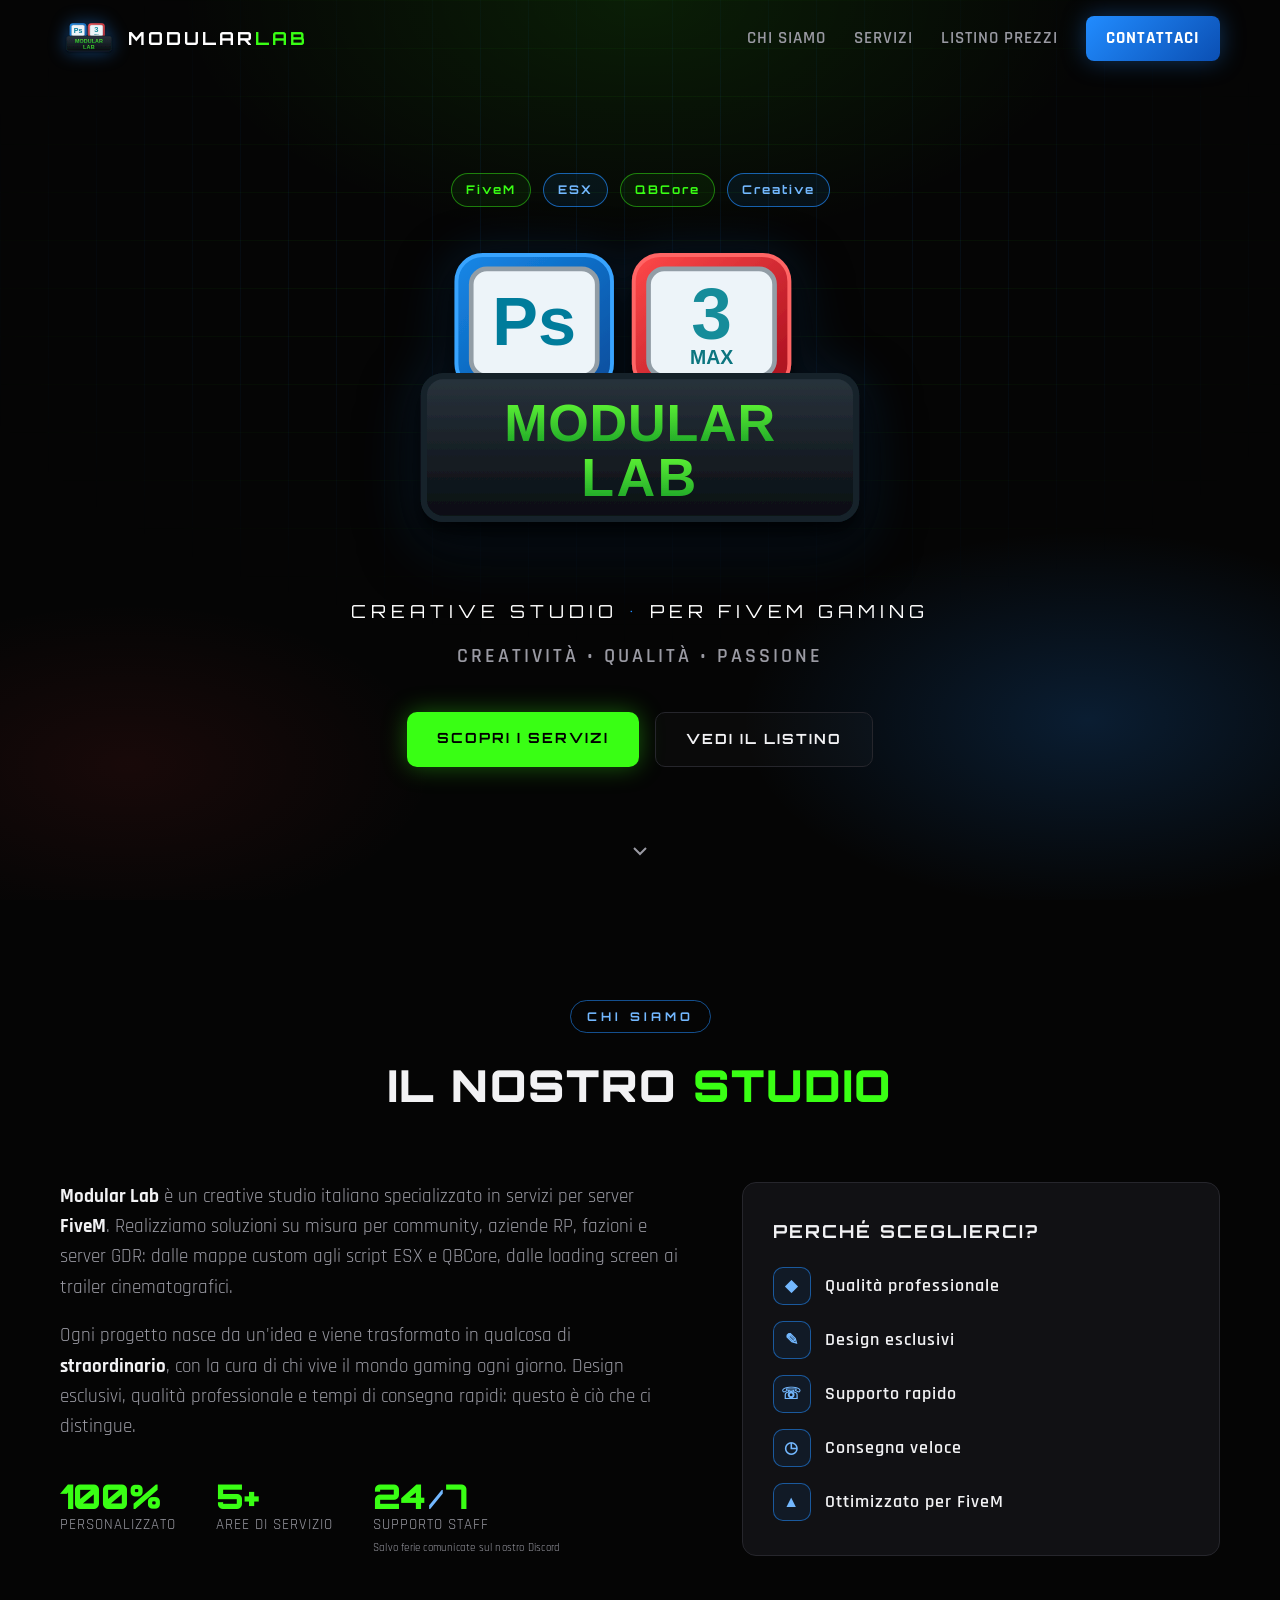
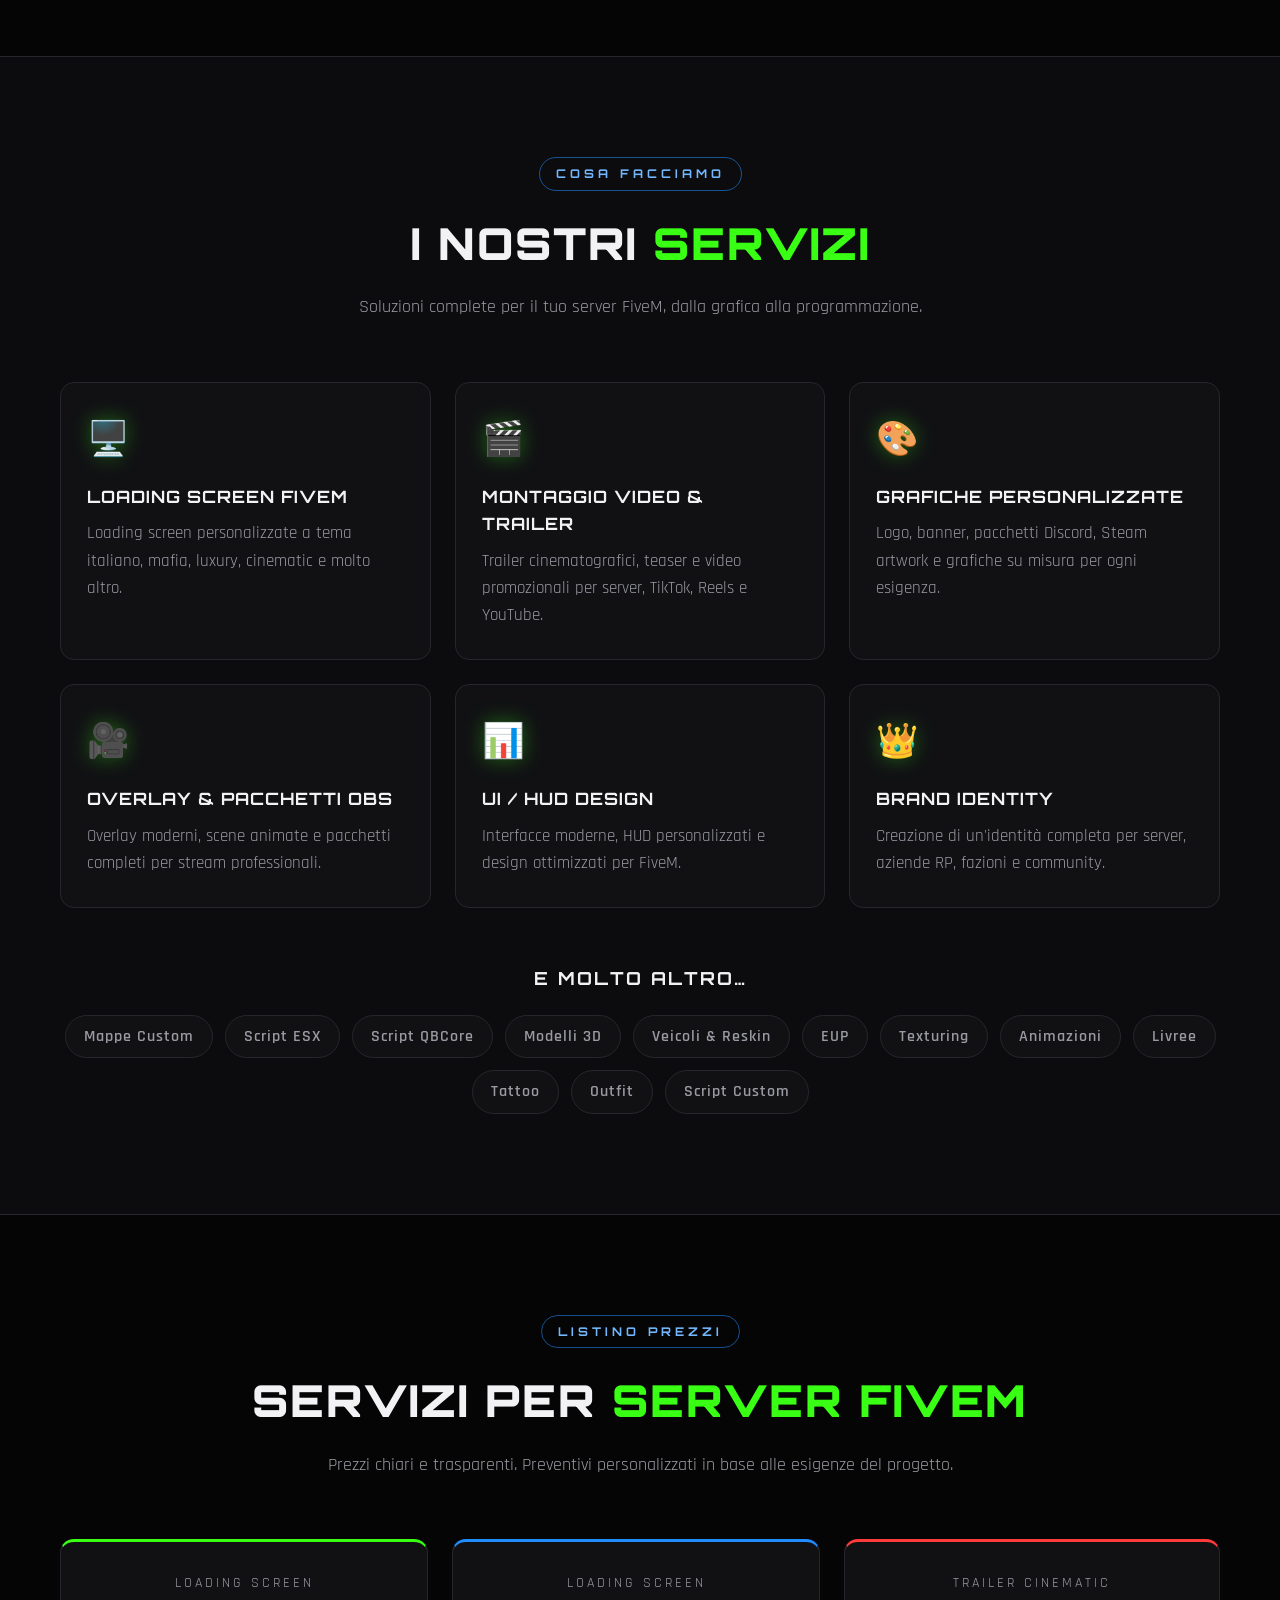
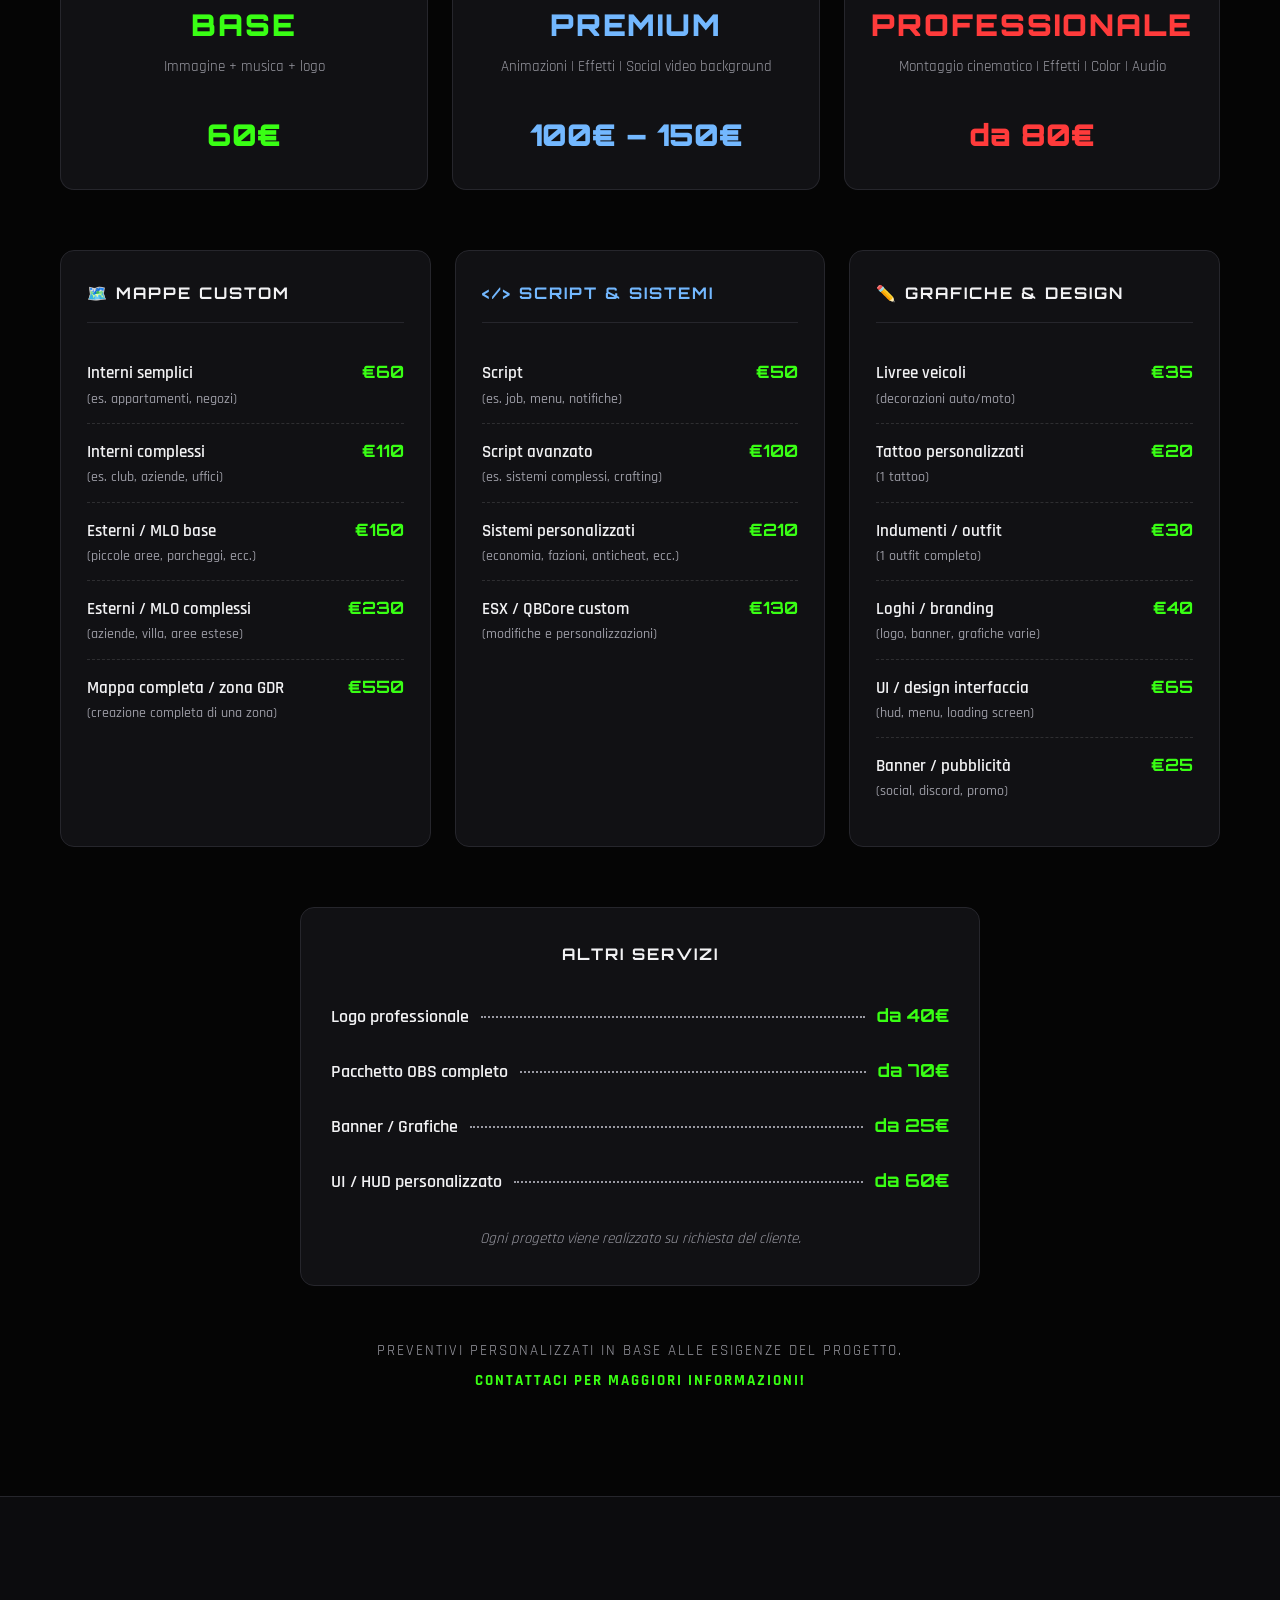
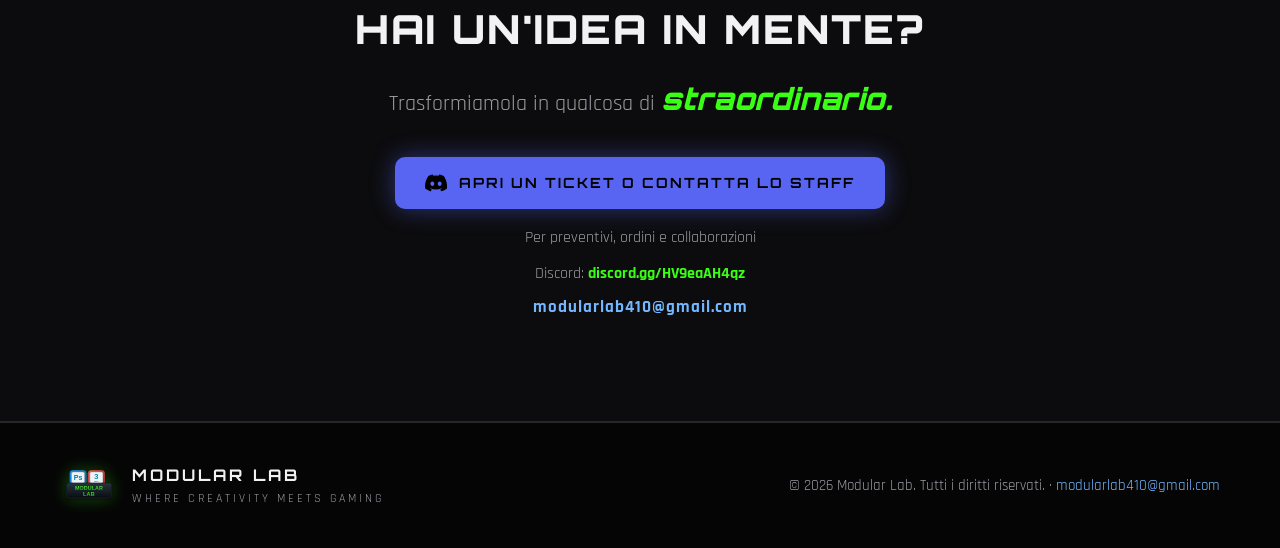
<file: index.html>
<!DOCTYPE html>
<html lang="it">
<head>
  <meta charset="UTF-8" />
  <meta name="viewport" content="width=device-width, initial-scale=1.0" />
  <title>Modular Lab — Creative Studio per FiveM Gaming</title>
  <meta name="description" content="Modular Lab è un creative studio specializzato in servizi per server FiveM: mappe custom, script ESX/QBCore, grafiche, loading screen, trailer e molto altro." />
  <link rel="preconnect" href="https://fonts.googleapis.com" />
  <link rel="preconnect" href="https://fonts.gstatic.com" crossorigin />
  <link href="https://fonts.googleapis.com/css2?family=Orbitron:wght@500;700;900&family=Rajdhani:wght@400;500;600;700&display=swap" rel="stylesheet" />
  <link rel="stylesheet" href="css/style.css" />
  <link rel="icon" type="image/svg+xml" href="assets/favicon.svg" />
</head>
<body>

  <!-- ===== NAVBAR ===== -->
  <header class="navbar" id="navbar">
    <div class="container nav-inner">
      <a href="#hero" class="brand" aria-label="Modular Lab home">
        <img class="brand-logo" src="assets/logo.svg" alt="Modular Lab" />
        <span class="brand-text">MODULAR<span class="accent">LAB</span></span>
      </a>
      <nav class="nav-links" id="navLinks">
        <a href="#chi-siamo" class="nav-link">Chi Siamo</a>
        <a href="#servizi" class="nav-link">Servizi</a>
        <a href="#listino" class="nav-link">Listino Prezzi</a>
        <a href="#contatti" class="nav-link cta-nav">Contattaci</a>
      </nav>
      <button class="nav-toggle" id="navToggle" aria-label="Apri menu" aria-expanded="false">
        <span></span><span></span><span></span>
      </button>
    </div>
  </header>

  <!-- ===== HERO ===== -->
  <section class="hero" id="hero">
    <div class="hero-bg" aria-hidden="true"></div>
    <div class="container hero-inner">
      <div class="hero-badges">
        <span class="hero-badge">FiveM</span>
        <span class="hero-badge">ESX</span>
        <span class="hero-badge">QBCore</span>
        <span class="hero-badge">Creative</span>
      </div>
      <h1 class="hero-logo">
        <img class="hero-logo-image" src="assets/logo.svg" alt="Modular Lab" />
        <span class="sr-only">Modular Lab — creative studio per FiveM gaming</span>
      </h1>
      <p class="hero-sub">CREATIVE STUDIO <span class="dot">•</span> PER FIVEM GAMING</p>
      <p class="hero-tagline">CREATIVITÀ • QUALITÀ • PASSIONE</p>
      <div class="hero-actions">
        <a href="#servizi" class="btn btn-primary">Scopri i servizi</a>
        <a href="#listino" class="btn btn-ghost">Vedi il listino</a>
      </div>
    </div>
    <a href="#chi-siamo" class="hero-scroll" aria-label="Scorri in basso">
      <svg width="24" height="24" viewBox="0 0 24 24" fill="none" stroke="currentColor" stroke-width="2"><path d="M6 9l6 6 6-6"/></svg>
    </a>
  </section>

  <!-- ===== CHI SIAMO ===== -->
  <section class="section" id="chi-siamo">
    <div class="container">
      <div class="section-head reveal">
        <span class="section-eyebrow">Chi Siamo</span>
        <h2 class="section-title">Il nostro <span class="accent">studio</span></h2>
      </div>
      <div class="about-grid">
        <div class="about-text reveal">
          <p>
            <strong>Modular Lab</strong> è un creative studio italiano specializzato in servizi per server
            <strong>FiveM</strong>. Realizziamo soluzioni su misura per community, aziende RP, fazioni e
            server GDR: dalle mappe custom agli script ESX e QBCore, dalle loading screen ai trailer
            cinematografici.
          </p>
          <p>
            Ogni progetto nasce da un'idea e viene trasformato in qualcosa di <strong>straordinario</strong>,
            con la cura di chi vive il mondo gaming ogni giorno. Design esclusivi, qualità professionale e
            tempi di consegna rapidi: questo è ciò che ci distingue.
          </p>
          <div class="stats">
            <div class="stat">
              <span class="stat-num">100%</span>
              <span class="stat-label">Personalizzato</span>
            </div>
            <div class="stat">
              <span class="stat-num">5+</span>
              <span class="stat-label">Aree di servizio</span>
            </div>
            <div class="stat stat-support">
              <span class="stat-num"><span>24</span><b>/</b><span>7</span></span>
              <span class="stat-label">Supporto staff</span>
              <small class="stat-note">Salvo ferie comunicate sul nostro Discord</small>
            </div>
          </div>
        </div>
        <div class="about-values reveal">
          <h3 class="values-title">Perché sceglierci?</h3>
          <ul class="values-list">
            <li><span class="value-icon">◆</span> Qualità professionale</li>
            <li><span class="value-icon">✎</span> Design esclusivi</li>
            <li><span class="value-icon">☏</span> Supporto rapido</li>
            <li><span class="value-icon">◷</span> Consegna veloce</li>
            <li><span class="value-icon">▲</span> Ottimizzato per FiveM</li>
          </ul>
        </div>
      </div>
    </div>
  </section>

  <!-- ===== SERVIZI ===== -->
  <section class="section section-alt" id="servizi">
    <div class="container">
      <div class="section-head reveal">
        <span class="section-eyebrow">Cosa facciamo</span>
        <h2 class="section-title">I nostri <span class="accent">servizi</span></h2>
        <p class="section-sub">Soluzioni complete per il tuo server FiveM, dalla grafica alla programmazione.</p>
      </div>

      <div class="services-grid">
        <article class="service-card reveal">
          <div class="service-icon">🖥️</div>
          <h3>Loading Screen FiveM</h3>
          <p>Loading screen personalizzate a tema italiano, mafia, luxury, cinematic e molto altro.</p>
        </article>

        <article class="service-card reveal">
          <div class="service-icon">🎬</div>
          <h3>Montaggio Video &amp; Trailer</h3>
          <p>Trailer cinematografici, teaser e video promozionali per server, TikTok, Reels e YouTube.</p>
        </article>

        <article class="service-card reveal">
          <div class="service-icon">🎨</div>
          <h3>Grafiche Personalizzate</h3>
          <p>Logo, banner, pacchetti Discord, Steam artwork e grafiche su misura per ogni esigenza.</p>
        </article>

        <article class="service-card reveal">
          <div class="service-icon">🎥</div>
          <h3>Overlay &amp; Pacchetti OBS</h3>
          <p>Overlay moderni, scene animate e pacchetti completi per stream professionali.</p>
        </article>

        <article class="service-card reveal">
          <div class="service-icon">📊</div>
          <h3>UI / HUD Design</h3>
          <p>Interfacce moderne, HUD personalizzati e design ottimizzati per FiveM.</p>
        </article>

        <article class="service-card reveal">
          <div class="service-icon">👑</div>
          <h3>Brand Identity</h3>
          <p>Creazione di un'identità completa per server, aziende RP, fazioni e community.</p>
        </article>
      </div>

      <div class="extra-services reveal">
        <h3 class="extra-title">E molto altro…</h3>
        <div class="extra-tags">
          <span class="tag">Mappe Custom</span>
          <span class="tag">Script ESX</span>
          <span class="tag">Script QBCore</span>
          <span class="tag">Modelli 3D</span>
          <span class="tag">Veicoli &amp; Reskin</span>
          <span class="tag">EUP</span>
          <span class="tag">Texturing</span>
          <span class="tag">Animazioni</span>
          <span class="tag">Livree</span>
          <span class="tag">Tattoo</span>
          <span class="tag">Outfit</span>
          <span class="tag">Script Custom</span>
        </div>
      </div>
    </div>
  </section>

  <!-- ===== LISTINO PREZZI ===== -->
  <section class="section" id="listino">
    <div class="container">
      <div class="section-head reveal">
        <span class="section-eyebrow">Listino Prezzi</span>
        <h2 class="section-title">Servizi per <span class="accent">server FiveM</span></h2>
        <p class="section-sub">Prezzi chiari e trasparenti. Preventivi personalizzati in base alle esigenze del progetto.</p>
      </div>

      <!-- Pricing cards: loading screen & trailer -->
      <div class="featured-pricing reveal">
        <div class="price-card price-card--green">
          <span class="price-cat">Loading Screen</span>
          <span class="price-name">BASE</span>
          <span class="price-desc">Immagine + musica + logo</span>
          <span class="price-amount">60€</span>
        </div>
        <div class="price-card price-card--white">
          <span class="price-cat">Loading Screen</span>
          <span class="price-name">PREMIUM</span>
          <span class="price-desc">Animazioni | Effetti | Social video background</span>
          <span class="price-amount">100€ – 150€</span>
        </div>
        <div class="price-card price-card--red">
          <span class="price-cat">Trailer Cinematic</span>
          <span class="price-name">PROFESSIONALE</span>
          <span class="price-desc">Montaggio cinematico | Effetti | Color | Audio</span>
          <span class="price-amount">da 80€</span>
        </div>
      </div>

      <!-- Detailed lists -->
      <div class="pricing-grid">
        <div class="pricing-box reveal">
          <h3 class="pricing-box-title">🗺️ Mappe Custom</h3>
          <ul class="price-list">
            <li><span class="pl-name">Interni semplici <small>(es. appartamenti, negozi)</small></span><span class="pl-price">€60</span></li>
            <li><span class="pl-name">Interni complessi <small>(es. club, aziende, uffici)</small></span><span class="pl-price">€110</span></li>
            <li><span class="pl-name">Esterni / MLO base <small>(piccole aree, parcheggi, ecc.)</small></span><span class="pl-price">€160</span></li>
            <li><span class="pl-name">Esterni / MLO complessi <small>(aziende, villa, aree estese)</small></span><span class="pl-price">€230</span></li>
            <li><span class="pl-name">Mappa completa / zona GDR <small>(creazione completa di una zona)</small></span><span class="pl-price">€550</span></li>
          </ul>
        </div>

        <div class="pricing-box reveal">
          <h3 class="pricing-box-title">&lt;/&gt; Script &amp; Sistemi</h3>
          <ul class="price-list">
            <li><span class="pl-name">Script <small>(es. job, menu, notifiche)</small></span><span class="pl-price">€50</span></li>
            <li><span class="pl-name">Script avanzato <small>(es. sistemi complessi, crafting)</small></span><span class="pl-price">€100</span></li>
            <li><span class="pl-name">Sistemi personalizzati <small>(economia, fazioni, anticheat, ecc.)</small></span><span class="pl-price">€210</span></li>
            <li><span class="pl-name">ESX / QBCore custom <small>(modifiche e personalizzazioni)</small></span><span class="pl-price">€130</span></li>
          </ul>
        </div>

        <div class="pricing-box reveal">
          <h3 class="pricing-box-title">✏️ Grafiche &amp; Design</h3>
          <ul class="price-list">
            <li><span class="pl-name">Livree veicoli <small>(decorazioni auto/moto)</small></span><span class="pl-price">€35</span></li>
            <li><span class="pl-name">Tattoo personalizzati <small>(1 tattoo)</small></span><span class="pl-price">€20</span></li>
            <li><span class="pl-name">Indumenti / outfit <small>(1 outfit completo)</small></span><span class="pl-price">€30</span></li>
            <li><span class="pl-name">Loghi / branding <small>(logo, banner, grafiche varie)</small></span><span class="pl-price">€40</span></li>
            <li><span class="pl-name">UI / design interfaccia <small>(hud, menu, loading screen)</small></span><span class="pl-price">€65</span></li>
            <li><span class="pl-name">Banner / pubblicità <small>(social, discord, promo)</small></span><span class="pl-price">€25</span></li>
          </ul>
        </div>
      </div>

      <!-- Compact extra prices -->
      <div class="compact-pricing reveal">
        <h3 class="compact-title">Altri servizi</h3>
        <div class="compact-list">
          <div class="compact-row"><span>Logo professionale</span><span class="compact-dots"></span><span>da 40€</span></div>
          <div class="compact-row"><span>Pacchetto OBS completo</span><span class="compact-dots"></span><span>da 70€</span></div>
          <div class="compact-row"><span>Banner / Grafiche</span><span class="compact-dots"></span><span>da 25€</span></div>
          <div class="compact-row"><span>UI / HUD personalizzato</span><span class="compact-dots"></span><span>da 60€</span></div>
        </div>
        <p class="compact-note">Ogni progetto viene realizzato su richiesta del cliente.</p>
      </div>

      <p class="pricing-footnote reveal">
        PREVENTIVI PERSONALIZZATI IN BASE ALLE ESIGENZE DEL PROGETTO.<br />
        <span class="accent strong">CONTATTACI PER MAGGIORI INFORMAZIONI!</span>
      </p>
    </div>
  </section>

  <!-- ===== CONTATTI ===== -->
  <section class="section section-alt" id="contatti">
    <div class="container">
      <div class="contact reveal">
        <h2 class="contact-title">Hai un'idea in mente?</h2>
        <p class="contact-sub">Trasformiamola in qualcosa di <span class="accent italic">straordinario.</span></p>
        <a href="https://discord.gg/HV9eaAH4qz" target="_blank" rel="noopener noreferrer" class="btn btn-primary btn-discord" id="discordBtn">
          <svg width="22" height="22" viewBox="0 0 24 24" fill="currentColor" aria-hidden="true"><path d="M20.32 4.37a19.8 19.8 0 0 0-4.89-1.52.07.07 0 0 0-.08.04c-.21.38-.44.87-.6 1.25a18.3 18.3 0 0 0-5.5 0 12.6 12.6 0 0 0-.61-1.25.08.08 0 0 0-.08-.04 19.7 19.7 0 0 0-4.88 1.52.07.07 0 0 0-.04.03C.53 9.05-.32 13.58.1 18.06c0 .02.01.04.03.05a19.9 19.9 0 0 0 6 3.03.08.08 0 0 0 .08-.03c.46-.63.88-1.3 1.23-2a.08.08 0 0 0-.04-.11 13.1 13.1 0 0 1-1.88-.9.08.08 0 0 1-.01-.12c.13-.1.25-.2.37-.3a.07.07 0 0 1 .08-.01c3.95 1.8 8.22 1.8 12.12 0a.07.07 0 0 1 .08 0c.13.1.25.21.38.31a.08.08 0 0 1 0 .12c-.6.35-1.23.64-1.88.9a.08.08 0 0 0-.04.1c.36.7.78 1.37 1.23 2a.08.08 0 0 0 .08.03 19.8 19.8 0 0 0 6.02-3.03.08.08 0 0 0 .03-.05c.5-5.18-.84-9.68-3.55-13.66a.06.06 0 0 0-.03-.03zM8.02 15.33c-1.18 0-2.16-1.08-2.16-2.42 0-1.33.96-2.42 2.16-2.42 1.21 0 2.18 1.1 2.16 2.42 0 1.34-.96 2.42-2.16 2.42zm7.97 0c-1.18 0-2.15-1.08-2.15-2.42 0-1.33.95-2.42 2.15-2.42 1.21 0 2.18 1.1 2.16 2.42 0 1.34-.95 2.42-2.16 2.42z"/></svg>
          Apri un ticket o contatta lo staff
        </a>
        <p class="contact-note">Per preventivi, ordini e collaborazioni</p>
        <p class="contact-discord" id="discordHandle">Discord: <strong>discord.gg/HV9eaAH4qz</strong></p>
        <a class="contact-email" href="mailto:modularlab410@gmail.com">modularlab410@gmail.com</a>
      </div>
    </div>
  </section>

  <!-- ===== FOOTER ===== -->
  <footer class="footer">
    <div class="container footer-inner">
      <div class="footer-brand">
        <img class="footer-logo" src="assets/logo.svg" alt="Modular Lab" />
        <div>
          <span class="footer-name">MODULAR LAB</span>
          <span class="footer-tagline">WHERE CREATIVITY MEETS GAMING</span>
        </div>
      </div>
      <p class="footer-copy">© <span id="year"></span> Modular Lab. Tutti i diritti riservati. · <a href="mailto:modularlab410@gmail.com">modularlab410@gmail.com</a></p>
    </div>
  </footer>

  <script src="js/main.js"></script>
</body>
</html>
</file>
<file: css/style.css>
/* ============================================================
   MODULAR LAB — Creative Studio per FiveM Gaming
   Dark theme · neon green / red / white accents
   ============================================================ */

:root {
  --bg: #050505;
  --bg-alt: #0c0c0e;
  --surface: #111114;
  --surface-2: #16161a;
  --border: #26262c;
  --text: #f2f2f4;
  --text-dim: #9a9aa3;
  --green: #39ff14;
  --green-dim: #1f8a0c;
  --red: #ff3b3b;
  --blue: #218cff;
  --blue-deep: #0b4fb3;
  --white: #ffffff;
  --radius: 14px;
  --font-display: 'Orbitron', sans-serif;
  --font-body: 'Rajdhani', sans-serif;
  --shadow-green: 0 0 24px rgba(57, 255, 20, 0.35);
  --shadow-blue: 0 0 24px rgba(33, 140, 255, 0.35);
}

* { margin: 0; padding: 0; box-sizing: border-box; }

html { scroll-behavior: smooth; }

body {
  font-family: var(--font-body);
  background: var(--bg);
  color: var(--text);
  line-height: 1.6;
  overflow-x: hidden;
}

.accent { color: var(--green); }
.strong { font-weight: 700; }
.italic { font-style: italic; }

.container {
  width: min(1160px, 92%);
  margin: 0 auto;
}

img { max-width: 100%; display: block; }

/* ---------------- NAVBAR ---------------- */
.navbar {
  position: fixed;
  top: 0; left: 0; right: 0;
  z-index: 100;
  padding: 16px 0;
  transition: background .3s ease, box-shadow .3s ease, padding .3s ease;
}

.navbar.scrolled {
  background: rgba(5, 5, 5, 0.85);
  backdrop-filter: blur(12px);
  padding: 10px 0;
  box-shadow: 0 4px 24px rgba(0, 0, 0, 0.6);
  border-bottom: 1px solid var(--border);
}

.nav-inner { display: flex; align-items: center; justify-content: space-between; }

.brand { display: flex; align-items: center; gap: 10px; text-decoration: none; }

.brand-block {
  width: 40px; height: 40px;
  display: grid; place-items: center;
  background: linear-gradient(145deg, var(--green), var(--green-dim));
  color: #000;
  font-family: var(--font-display);
  font-weight: 900;
  font-size: 22px;
  border-radius: 10px;
  box-shadow: var(--shadow-green);
}

.brand-block--sm { width: 34px; height: 34px; font-size: 18px; }

.brand-text {
  font-family: var(--font-display);
  font-weight: 700;
  font-size: 18px;
  letter-spacing: 3px;
  color: var(--white);
}

.nav-links { display: flex; align-items: center; gap: 28px; }

.nav-link {
  color: var(--text-dim);
  text-decoration: none;
  font-weight: 600;
  font-size: 17px;
  letter-spacing: 1px;
  text-transform: uppercase;
  transition: color .2s ease;
}

.nav-link:hover { color: var(--green); }

.nav-link.cta-nav {
  color: #000;
  background: var(--green);
  padding: 9px 20px;
  border-radius: 8px;
  font-weight: 700;
  box-shadow: var(--shadow-green);
}

.nav-link.cta-nav:hover { color: #000; filter: brightness(1.1); }

.nav-toggle {
  display: none;
  flex-direction: column;
  gap: 5px;
  background: none;
  border: none;
  cursor: pointer;
  padding: 6px;
}

.nav-toggle span {
  width: 26px; height: 3px;
  background: var(--text);
  border-radius: 2px;
  transition: transform .3s ease, opacity .3s ease;
}

.nav-toggle.open span:nth-child(1) { transform: translateY(8px) rotate(45deg); }
.nav-toggle.open span:nth-child(2) { opacity: 0; }
.nav-toggle.open span:nth-child(3) { transform: translateY(-8px) rotate(-45deg); }

/* ---------------- HERO ---------------- */
.hero {
  position: relative;
  min-height: 100vh;
  display: flex;
  align-items: center;
  justify-content: center;
  text-align: center;
  padding: 120px 0 80px;
  overflow: hidden;
}

.hero-bg {
  position: absolute;
  inset: 0;
  background:
    radial-gradient(ellipse 60% 45% at 50% 0%, rgba(57, 255, 20, 0.10), transparent 60%),
    radial-gradient(ellipse 45% 35% at 85% 80%, rgba(33, 140, 255, 0.18), transparent 60%),
    radial-gradient(ellipse 40% 30% at 10% 85%, rgba(255, 59, 59, 0.08), transparent 60%),
    var(--bg);
}

.hero-bg::before {
  content: '';
  position: absolute;
  inset: 0;
  background-image:
    linear-gradient(rgba(57, 255, 20, 0.05) 1px, transparent 1px),
    linear-gradient(90deg, rgba(33, 140, 255, 0.07) 1px, transparent 1px);
  background-size: 48px 48px;
  mask-image: radial-gradient(ellipse 80% 60% at 50% 30%, #000 30%, transparent 70%);
}

.hero-inner { position: relative; z-index: 2; }

.hero-badges {
  display: flex;
  justify-content: center;
  gap: 12px;
  flex-wrap: wrap;
  margin-bottom: 34px;
}

.hero-badge {
  font-family: var(--font-display);
  font-size: 12px;
  font-weight: 700;
  letter-spacing: 2px;
  color: var(--green);
  border: 1px solid rgba(57, 255, 20, 0.45);
  background: rgba(57, 255, 20, 0.06);
  padding: 6px 14px;
  border-radius: 999px;
}

.hero-logo {
  font-family: var(--font-display);
  font-weight: 900;
  line-height: 0.95;
  letter-spacing: 6px;
  user-select: none;
}

.logo-line {
  display: block;
  font-size: clamp(52px, 11vw, 128px);
  color: var(--white);
  text-shadow:
    0 1px 0 #b3b3b3,
    0 2px 0 #a6a6a6,
    0 3px 0 #999,
    0 4px 0 #8c8c8c,
    0 5px 0 #7f7f7f,
    0 6px 0 #727272,
    0 7px 0 #656565,
    0 8px 0 #585858,
    0 9px 0 #4b4b4b,
    0 10px 0 #3e3e3e,
    0 14px 22px rgba(0, 0, 0, 0.8);
}

.logo-line--green {
  color: var(--green);
  text-shadow:
    0 1px 0 #2fd40f,
    0 2px 0 #2bbf0e,
    0 3px 0 #27aa0c,
    0 4px 0 #22950a,
    0 5px 0 #1e8008,
    0 6px 0 #1a6b07,
    0 7px 0 #155605,
    0 8px 0 #114104,
    0 9px 0 #0d2c03,
    0 10px 0 #091702,
    0 14px 22px rgba(0, 0, 0, 0.8);
}

.hero-sub {
  margin-top: 30px;
  font-family: var(--font-display);
  font-size: clamp(13px, 2.4vw, 18px);
  letter-spacing: 5px;
  color: var(--white);
}

.hero-sub .dot { color: var(--green); }

.hero-tagline {
  margin-top: 14px;
  font-size: clamp(15px, 2.6vw, 20px);
  font-weight: 600;
  letter-spacing: 3px;
  color: var(--text-dim);
}

.hero-actions {
  margin-top: 40px;
  display: flex;
  justify-content: center;
  gap: 16px;
  flex-wrap: wrap;
}

.btn {
  display: inline-block;
  font-family: var(--font-display);
  font-size: 14px;
  font-weight: 700;
  letter-spacing: 2px;
  text-transform: uppercase;
  text-decoration: none;
  padding: 15px 30px;
  border-radius: 10px;
  transition: transform .2s ease, box-shadow .2s ease, background .2s ease;
}

.btn-primary {
  background: var(--green);
  color: #000;
  box-shadow: var(--shadow-green);
}

.btn-primary:hover { transform: translateY(-2px); filter: brightness(1.08); }

.btn-ghost {
  border: 1px solid var(--border);
  color: var(--text);
  background: rgba(255, 255, 255, 0.02);
}

.btn-ghost:hover {
  border-color: var(--green);
  color: var(--green);
  transform: translateY(-2px);
}

.hero-scroll {
  position: absolute;
  bottom: 28px;
  left: 50%;
  transform: translateX(-50%);
  color: var(--text-dim);
  animation: bounce 2s infinite;
  z-index: 2;
}

@keyframes bounce {
  0%, 100% { transform: translate(-50%, 0); }
  50% { transform: translate(-50%, 8px); }
}

/* ---------------- SECTIONS ---------------- */
.section { padding: 100px 0; }
.section-alt { background: var(--bg-alt); border-top: 1px solid var(--border); border-bottom: 1px solid var(--border); }

.section-head { text-align: center; margin-bottom: 60px; }

.section-eyebrow {
  display: inline-block;
  font-family: var(--font-display);
  font-size: 12px;
  font-weight: 700;
  letter-spacing: 4px;
  text-transform: uppercase;
  color: var(--green);
  border: 1px solid rgba(57, 255, 20, 0.4);
  padding: 6px 16px;
  border-radius: 999px;
  margin-bottom: 18px;
}

.section-title {
  font-family: var(--font-display);
  font-size: clamp(28px, 4.5vw, 44px);
  font-weight: 900;
  letter-spacing: 2px;
  text-transform: uppercase;
}

.section-sub {
  margin-top: 14px;
  color: var(--text-dim);
  font-size: 18px;
  max-width: 640px;
  margin-left: auto;
  margin-right: auto;
}

/* ---------------- CHI SIAMO ---------------- */
.about-grid {
  display: grid;
  grid-template-columns: 1.3fr 1fr;
  gap: 60px;
  align-items: start;
}

.about-text p {
  color: var(--text-dim);
  font-size: 19px;
  margin-bottom: 18px;
}

.about-text strong { color: var(--text); }

.stats {
  display: flex;
  gap: 40px;
  margin-top: 36px;
  flex-wrap: wrap;
}

.stat { display: flex; flex-direction: column; }

.stat-num {
  display: inline-flex;
  align-items: baseline;
  gap: 2px;
  font-family: var(--font-display);
  font-size: 34px;
  font-weight: 900;
  line-height: 1;
  color: var(--green);
  white-space: nowrap;
}

.stat-num b {
  color: #73b8ff;
  font-size: .78em;
  font-weight: 700;
  margin: 0 1px;
}

.stat-support { min-width: 190px; }

.stat-note {
  display: block;
  max-width: 190px;
  margin-top: 5px;
  color: var(--text-dim);
  font-size: 11px;
  line-height: 1.25;
  letter-spacing: .2px;
}

.stat-label {
  font-size: 15px;
  letter-spacing: 1px;
  color: var(--text-dim);
  text-transform: uppercase;
}

.about-values {
  background: var(--surface);
  border: 1px solid var(--border);
  border-radius: var(--radius);
  padding: 34px 30px;
}

.values-title {
  font-family: var(--font-display);
  font-size: 18px;
  letter-spacing: 2px;
  text-transform: uppercase;
  margin-bottom: 22px;
}

.values-list { list-style: none; display: flex; flex-direction: column; gap: 16px; }

.values-list li {
  display: flex;
  align-items: center;
  gap: 14px;
  font-size: 18px;
  font-weight: 600;
  letter-spacing: 1px;
}

.value-icon {
  width: 38px; height: 38px;
  flex-shrink: 0;
  display: grid; place-items: center;
  border: 1px solid rgba(57, 255, 20, 0.4);
  border-radius: 10px;
  color: var(--green);
  font-size: 16px;
  background: rgba(57, 255, 20, 0.06);
}

/* ---------------- SERVIZI ---------------- */
.services-grid {
  display: grid;
  grid-template-columns: repeat(3, 1fr);
  gap: 24px;
}

.service-card {
  background: var(--surface);
  border: 1px solid var(--border);
  border-radius: var(--radius);
  padding: 30px 26px;
  transition: transform .25s ease, border-color .25s ease, box-shadow .25s ease;
}

.service-card:hover {
  transform: translateY(-6px);
  border-color: rgba(57, 255, 20, 0.5);
  box-shadow: 0 12px 34px rgba(0, 0, 0, 0.5), 0 0 0 1px rgba(57, 255, 20, 0.15);
}

.service-icon {
  font-size: 34px;
  margin-bottom: 16px;
  filter: drop-shadow(0 0 10px rgba(57, 255, 20, 0.35));
}

.service-card h3 {
  font-family: var(--font-display);
  font-size: 17px;
  letter-spacing: 1px;
  text-transform: uppercase;
  margin-bottom: 10px;
}

.service-card p { color: var(--text-dim); font-size: 17px; }

.extra-services {
  margin-top: 56px;
  text-align: center;
}

.extra-title {
  font-family: var(--font-display);
  font-size: 18px;
  letter-spacing: 2px;
  text-transform: uppercase;
  margin-bottom: 22px;
}

.extra-tags { display: flex; flex-wrap: wrap; justify-content: center; gap: 12px; }

.tag {
  font-size: 16px;
  font-weight: 600;
  letter-spacing: 1px;
  color: var(--text-dim);
  border: 1px solid var(--border);
  background: var(--surface);
  padding: 8px 18px;
  border-radius: 999px;
  transition: color .2s ease, border-color .2s ease;
}

.tag:hover { color: var(--green); border-color: rgba(57, 255, 20, 0.5); }

/* ---------------- LISTINO ---------------- */
.featured-pricing {
  display: grid;
  grid-template-columns: repeat(3, 1fr);
  gap: 24px;
  margin-bottom: 60px;
}

.price-card {
  background: var(--surface);
  border-radius: var(--radius);
  padding: 30px 26px;
  text-align: center;
  display: flex;
  flex-direction: column;
  gap: 6px;
  border: 1px solid var(--border);
  transition: transform .25s ease;
}

.price-card:hover { transform: translateY(-6px); }

.price-card--green { border-top: 3px solid var(--green); }
.price-card--white { border-top: 3px solid var(--white); }
.price-card--red   { border-top: 3px solid var(--red); }

.price-cat {
  font-size: 14px;
  letter-spacing: 3px;
  text-transform: uppercase;
  color: var(--text-dim);
}

.price-name {
  font-family: var(--font-display);
  font-size: 30px;
  font-weight: 900;
  letter-spacing: 2px;
}

.price-card--green .price-name { color: var(--green); }
.price-card--white .price-name { color: var(--white); }
.price-card--red   .price-name { color: var(--red); }

.price-desc { font-size: 15px; color: var(--text-dim); min-height: 40px; }

.price-amount {
  font-family: var(--font-display);
  font-size: 30px;
  font-weight: 900;
  margin-top: 10px;
}

.price-card--green .price-amount { color: var(--green); }
.price-card--white .price-amount { color: var(--white); }
.price-card--red   .price-amount { color: var(--red); }

.pricing-grid {
  display: grid;
  grid-template-columns: repeat(3, 1fr);
  gap: 24px;
}

.pricing-box {
  background: var(--surface);
  border: 1px solid var(--border);
  border-radius: var(--radius);
  padding: 30px 26px;
}

.pricing-box-title {
  font-family: var(--font-display);
  font-size: 16px;
  letter-spacing: 2px;
  text-transform: uppercase;
  margin-bottom: 22px;
  padding-bottom: 16px;
  border-bottom: 1px solid var(--border);
}

.price-list { list-style: none; display: flex; flex-direction: column; }

.price-list li {
  display: flex;
  align-items: baseline;
  justify-content: space-between;
  gap: 14px;
  padding: 13px 0;
  border-bottom: 1px dashed rgba(255, 255, 255, 0.12);
}

.price-list li:last-child { border-bottom: none; }

.pl-name { font-size: 17px; font-weight: 600; }
.pl-name small { display: block; color: var(--text-dim); font-weight: 500; font-size: 14px; }

.pl-price {
  font-family: var(--font-display);
  font-weight: 700;
  font-size: 17px;
  color: var(--green);
  white-space: nowrap;
}

.compact-pricing {
  margin-top: 60px;
  background: var(--surface);
  border: 1px solid var(--border);
  border-radius: var(--radius);
  padding: 34px 30px;
  max-width: 680px;
  margin-left: auto;
  margin-right: auto;
}

.compact-title {
  font-family: var(--font-display);
  font-size: 16px;
  letter-spacing: 2px;
  text-transform: uppercase;
  text-align: center;
  margin-bottom: 22px;
}

.compact-list { display: flex; flex-direction: column; }

.compact-row {
  display: flex;
  align-items: baseline;
  gap: 12px;
  padding: 12px 0;
  font-size: 18px;
  font-weight: 600;
}

.compact-dots {
  flex: 1;
  border-bottom: 2px dotted var(--text-dim);
  transform: translateY(-4px);
}

.compact-row span:last-child {
  font-family: var(--font-display);
  font-weight: 700;
  color: var(--green);
  white-space: nowrap;
}

.compact-note {
  margin-top: 18px;
  text-align: center;
  color: var(--text-dim);
  font-size: 15px;
  font-style: italic;
}

.pricing-footnote {
  margin-top: 50px;
  text-align: center;
  font-size: 15px;
  letter-spacing: 2px;
  color: var(--text-dim);
  line-height: 2;
}

/* ---------------- CONTATTI ---------------- */
.contact { text-align: center; max-width: 720px; margin: 0 auto; }

.contact-title {
  font-family: var(--font-display);
  font-size: clamp(26px, 4vw, 40px);
  font-weight: 900;
  letter-spacing: 2px;
  text-transform: uppercase;
}

.contact-sub {
  margin-top: 14px;
  font-size: 22px;
  color: var(--text-dim);
}

.contact-sub .accent { font-family: var(--font-display); font-weight: 900; font-size: 30px; }

.btn-discord {
  display: inline-flex;
  align-items: center;
  gap: 12px;
  margin-top: 34px;
  background: #5865F2;
  box-shadow: 0 0 24px rgba(88, 101, 242, 0.45);
}

.btn-discord:hover { background: #6a76f5; filter: none; }

.contact-note { margin-top: 16px; color: var(--text-dim); font-size: 16px; }

.contact-discord { margin-top: 10px; color: var(--text-dim); font-size: 16px; }
.contact-discord strong { color: var(--green); }

.contact-email {
  display: inline-block;
  margin-top: 8px;
  color: #73b8ff;
  font-size: 17px;
  font-weight: 700;
  letter-spacing: 1px;
  text-decoration: none;
  transition: color .2s ease, text-shadow .2s ease;
}

.contact-email:hover {
  color: var(--green);
  text-shadow: 0 0 12px rgba(57, 255, 20, 0.4);
}

/* ---------------- FOOTER ---------------- */
.footer {
  border-top: 1px solid var(--border);
  background: var(--bg);
  padding: 40px 0;
}

.footer-inner {
  display: flex;
  align-items: center;
  justify-content: space-between;
  gap: 20px;
  flex-wrap: wrap;
}

.footer-brand { display: flex; align-items: center; gap: 14px; }

.footer-name {
  display: block;
  font-family: var(--font-display);
  font-weight: 700;
  letter-spacing: 3px;
  font-size: 16px;
}

.footer-tagline {
  display: block;
  font-size: 12px;
  letter-spacing: 3px;
  color: var(--text-dim);
  text-transform: uppercase;
}

.footer-copy { color: var(--text-dim); font-size: 15px; }
.footer-copy a { color: #73b8ff; text-decoration: none; }
.footer-copy a:hover { color: var(--green); }

/* ---------------- REVEAL ---------------- */
.reveal {
  opacity: 0;
  transform: translateY(26px);
  transition: opacity .7s ease, transform .7s ease;
}

.reveal.visible { opacity: 1; transform: none; }

/* ---------------- RESPONSIVE ---------------- */
@media (max-width: 920px) {
  .services-grid { grid-template-columns: repeat(2, 1fr); }
  .pricing-grid { grid-template-columns: 1fr; }
  .featured-pricing { grid-template-columns: 1fr; }
  .about-grid { grid-template-columns: 1fr; gap: 40px; }
}

@media (max-width: 640px) {
  .section { padding: 70px 0; }

  .nav-links {
    position: fixed;
    top: 0; right: 0;
    height: 100vh;
    width: min(300px, 80vw);
    flex-direction: column;
    justify-content: center;
    gap: 30px;
    background: rgba(5, 5, 5, 0.97);
    border-left: 1px solid var(--border);
    transform: translateX(100%);
    transition: transform .3s ease;
    z-index: 99;
  }

  .nav-links.open { transform: translateX(0); }

  .nav-toggle { display: flex; z-index: 100; }

  .services-grid { grid-template-columns: 1fr; }
}

/* ---------------- LOGO + BLUE/GREEN BRAND OVERRIDES ---------------- */
.sr-only {
  position: absolute;
  width: 1px;
  height: 1px;
  padding: 0;
  margin: -1px;
  overflow: hidden;
  clip: rect(0, 0, 0, 0);
  white-space: nowrap;
  border: 0;
}

.brand-logo {
  width: 58px;
  height: 42px;
  object-fit: contain;
  filter: drop-shadow(0 0 9px rgba(33, 140, 255, 0.45));
}

.brand-text .accent { color: var(--green); }

.hero-logo {
  display: flex;
  justify-content: center;
}

.hero-logo-image {
  width: min(560px, 88vw);
  height: auto;
  filter: drop-shadow(0 18px 28px rgba(0, 0, 0, 0.7)) drop-shadow(0 0 22px rgba(33, 140, 255, 0.16));
}

.hero-badge:nth-child(even) {
  color: #73b8ff;
  border-color: rgba(33, 140, 255, 0.65);
  background: rgba(33, 140, 255, 0.08);
}

.nav-link:hover,
.btn-ghost:hover { color: #73b8ff; }

.nav-link.cta-nav {
  background: linear-gradient(135deg, var(--blue), var(--blue-deep));
  color: var(--white);
  box-shadow: var(--shadow-blue);
}

.nav-link.cta-nav:hover { color: var(--white); }

.hero-sub .dot { color: var(--blue); }

.section-eyebrow {
  color: #73b8ff;
  border-color: rgba(33, 140, 255, 0.55);
}

.section-title .accent { color: var(--green); }

.value-icon {
  border-color: rgba(33, 140, 255, 0.55);
  color: #73b8ff;
  background: rgba(33, 140, 255, 0.08);
}

.service-card:hover {
  border-color: rgba(33, 140, 255, 0.65);
  box-shadow: 0 12px 34px rgba(0, 0, 0, 0.5), 0 0 0 1px rgba(33, 140, 255, 0.18);
}

.tag:hover {
  color: #73b8ff;
  border-color: rgba(33, 140, 255, 0.6);
}

.price-card--white { border-top-color: var(--blue); }
.price-card--white .price-name,
.price-card--white .price-amount { color: #73b8ff; }

.pricing-box:nth-child(2) .pricing-box-title { color: #73b8ff; }

.footer-logo {
  width: 58px;
  height: 38px;
  object-fit: contain;
  filter: drop-shadow(0 0 8px rgba(57, 255, 20, 0.3));
}

@media (max-width: 640px) {
  .brand-logo { width: 48px; height: 36px; }
  .brand-text { font-size: 14px; letter-spacing: 2px; }
  .hero-logo-image { width: min(440px, 94vw); }
}
</file>
